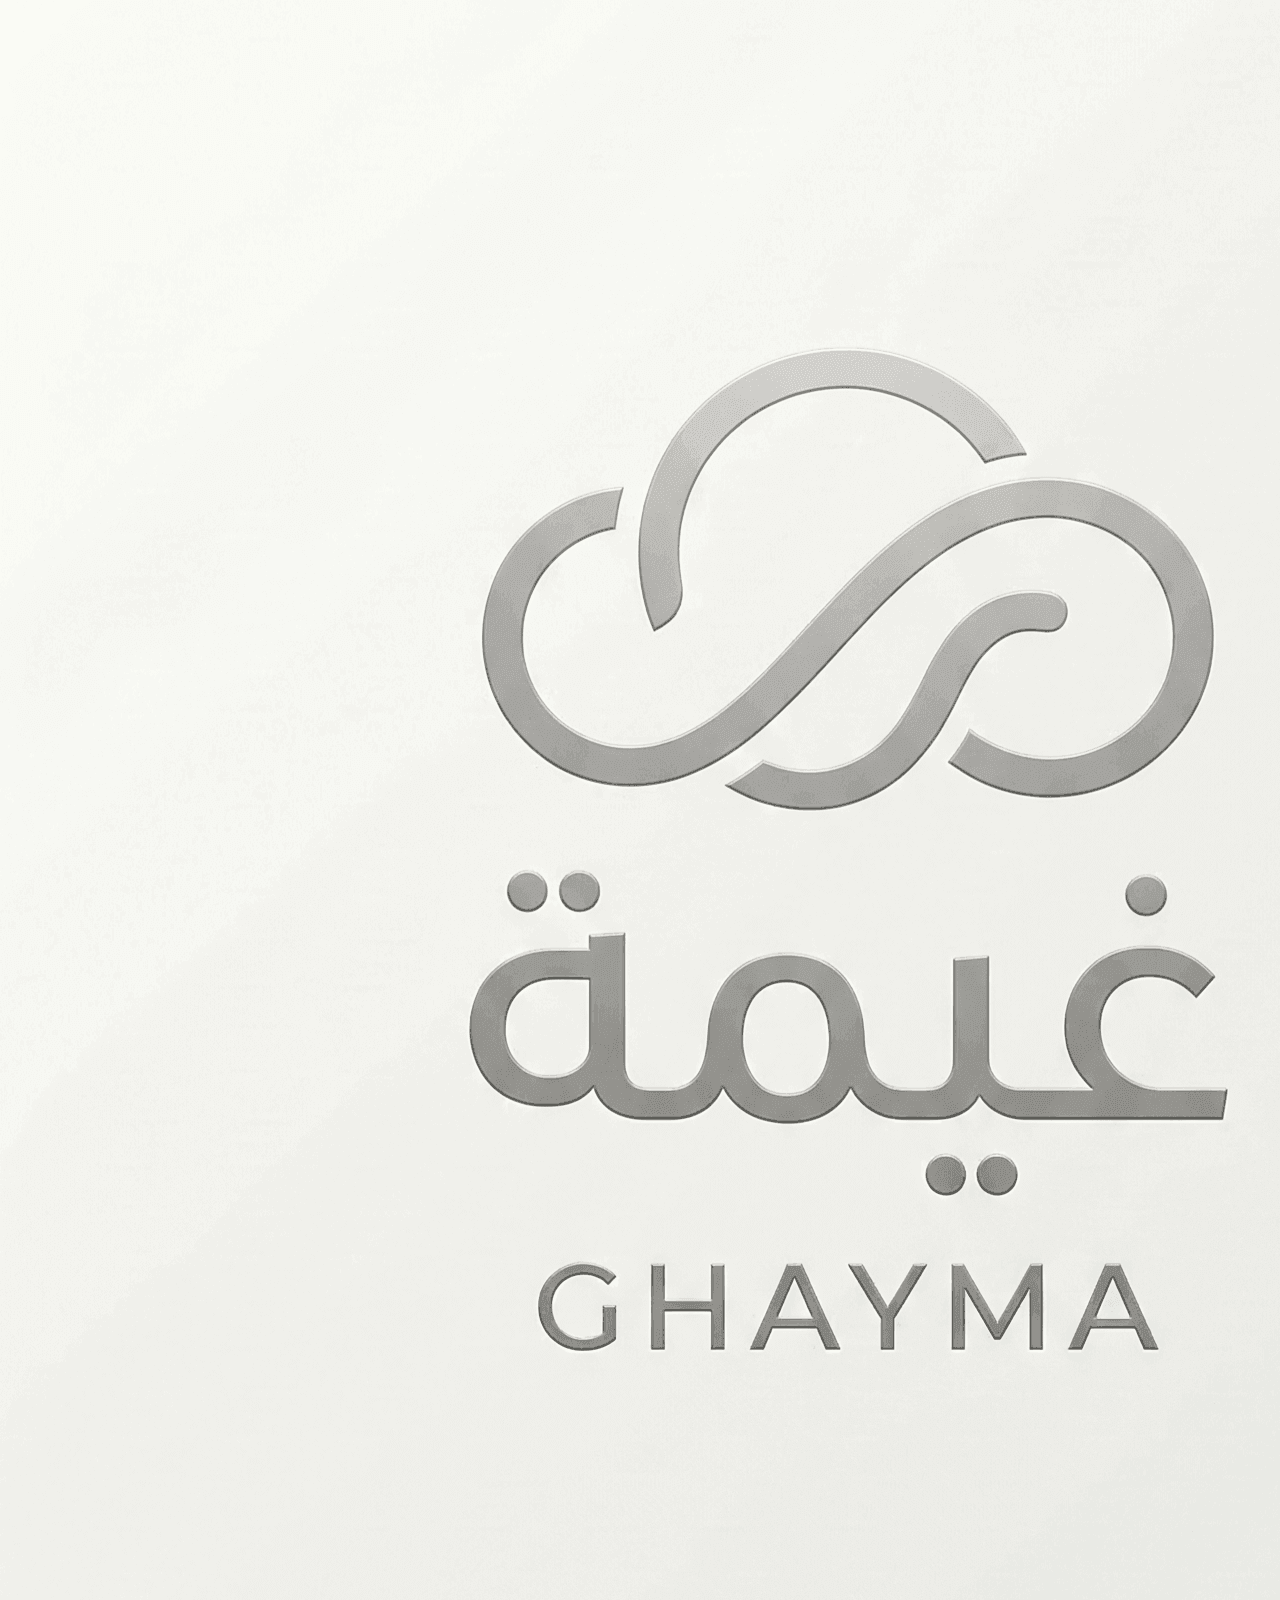
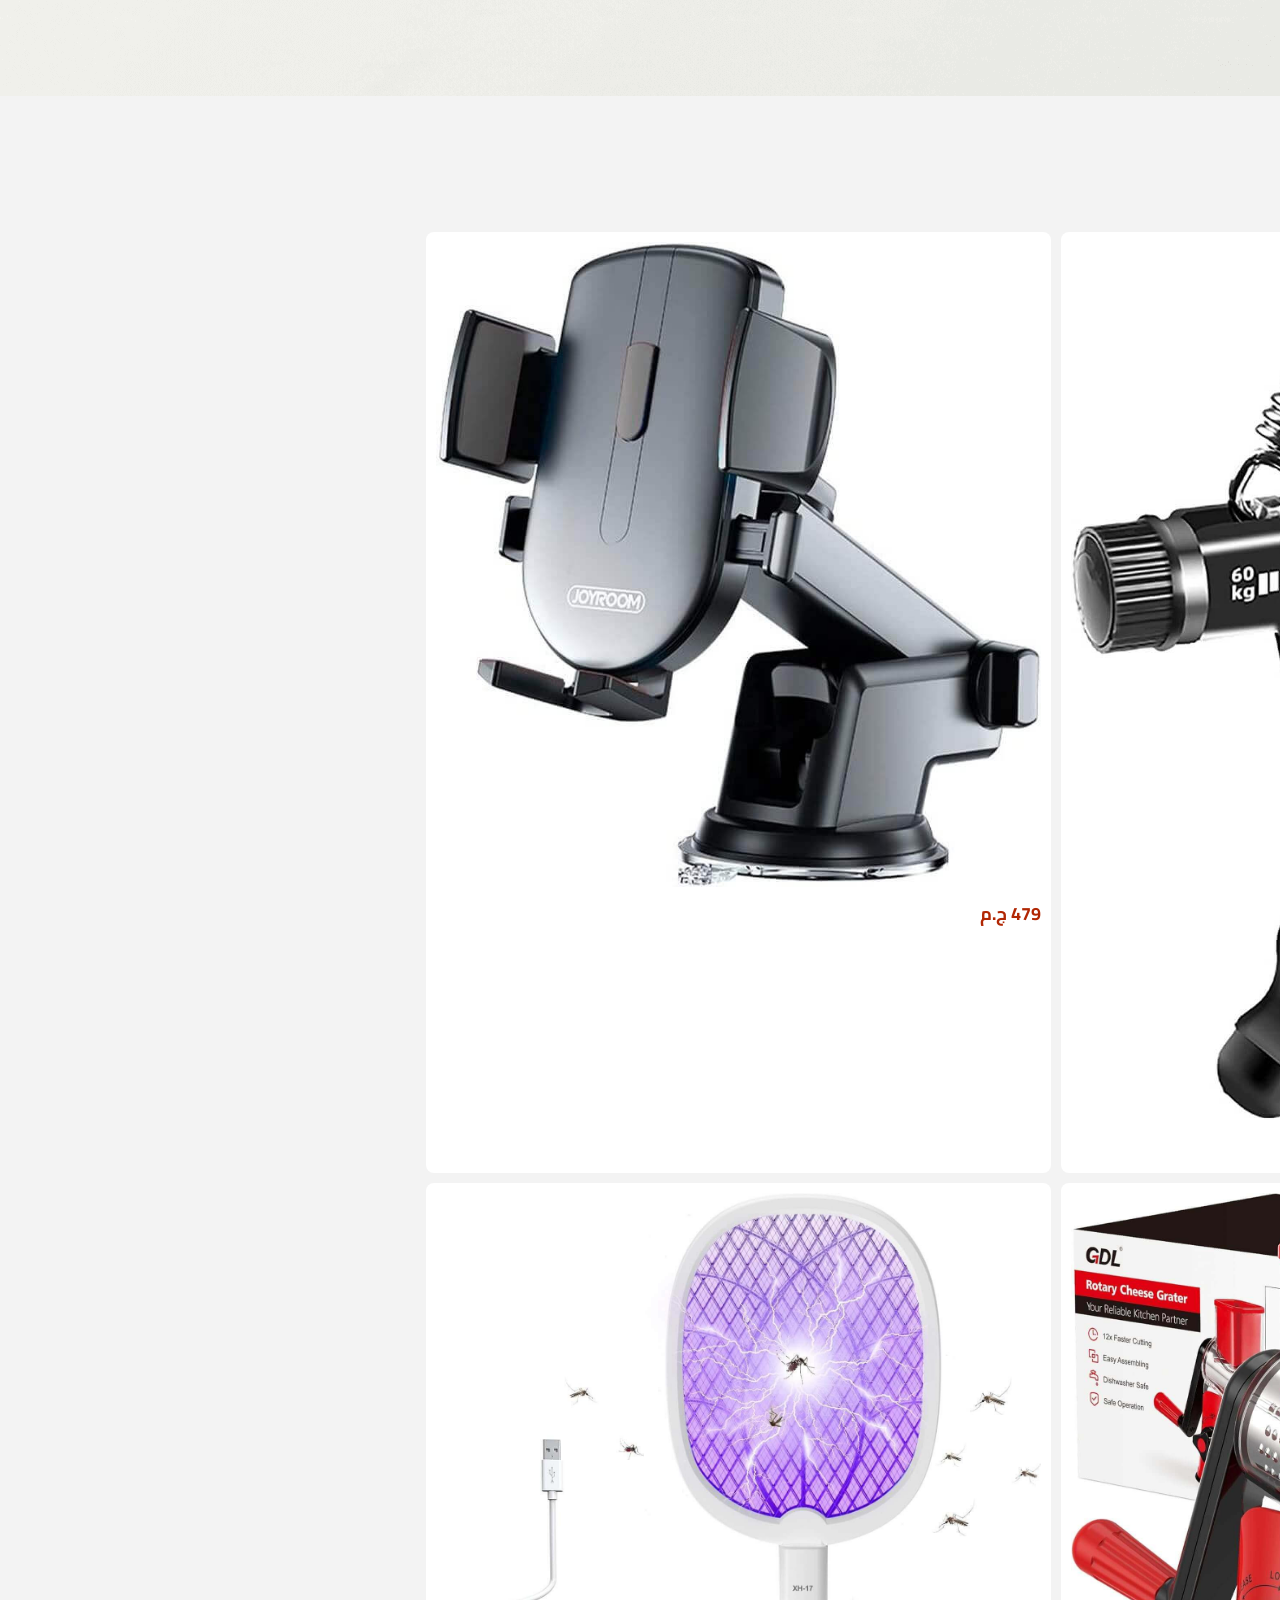
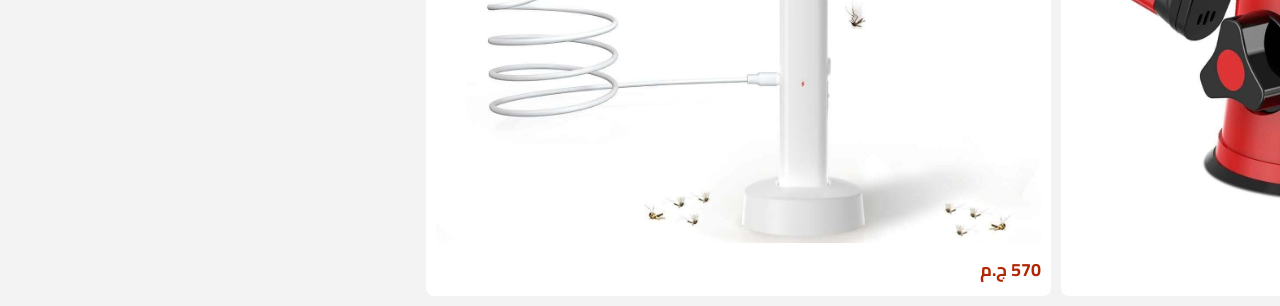
<file: index.html>
<!DOCTYPE html>
<html lang="ar" dir="rtl">
<head>
    <meta charset="UTF-8">
    <meta name="viewport" content="width=device-width, initial-scale=1.0">
    <title>غيمة | تسوق بذكاء</title>
    <link rel="stylesheet" href="style.css">
</head>
<body>

    <header clas="header">
        <img src="logo.png" alt="شعار غيمة">
        <span class="brand-name">غيمة</span>
    </header>

    <main>
        <h3 style="padding: 0 15px;">وصل حديثاً</h3>
        
        <div class="product-grid">
            
            <a href="product.html" class="product-card">
                <img src="product-1.jpg" alt="المنتج الأول">
                <span class="price">410 ج.م</span>
            </a>

            <a href="product-1.html" class="product-card">
                <img src="product-2.jpg" alt="المنتج الثاني">
                <span class="price">479 ج.م</span>
            </a>

            <a href="product.html" class="product-card">
                <img src="product-3.jpg" alt="المنتج الثالث">
                <span class="price">560 ج.م</span>
            </a>

            <a href="product.html" class="product-card">
                <img src="product-4.jpg" alt="المنتج الرابع">
                <span class="price">570 ج.م</span>
            </a>

        </div>
    </main>

</body>
</html>
</file>
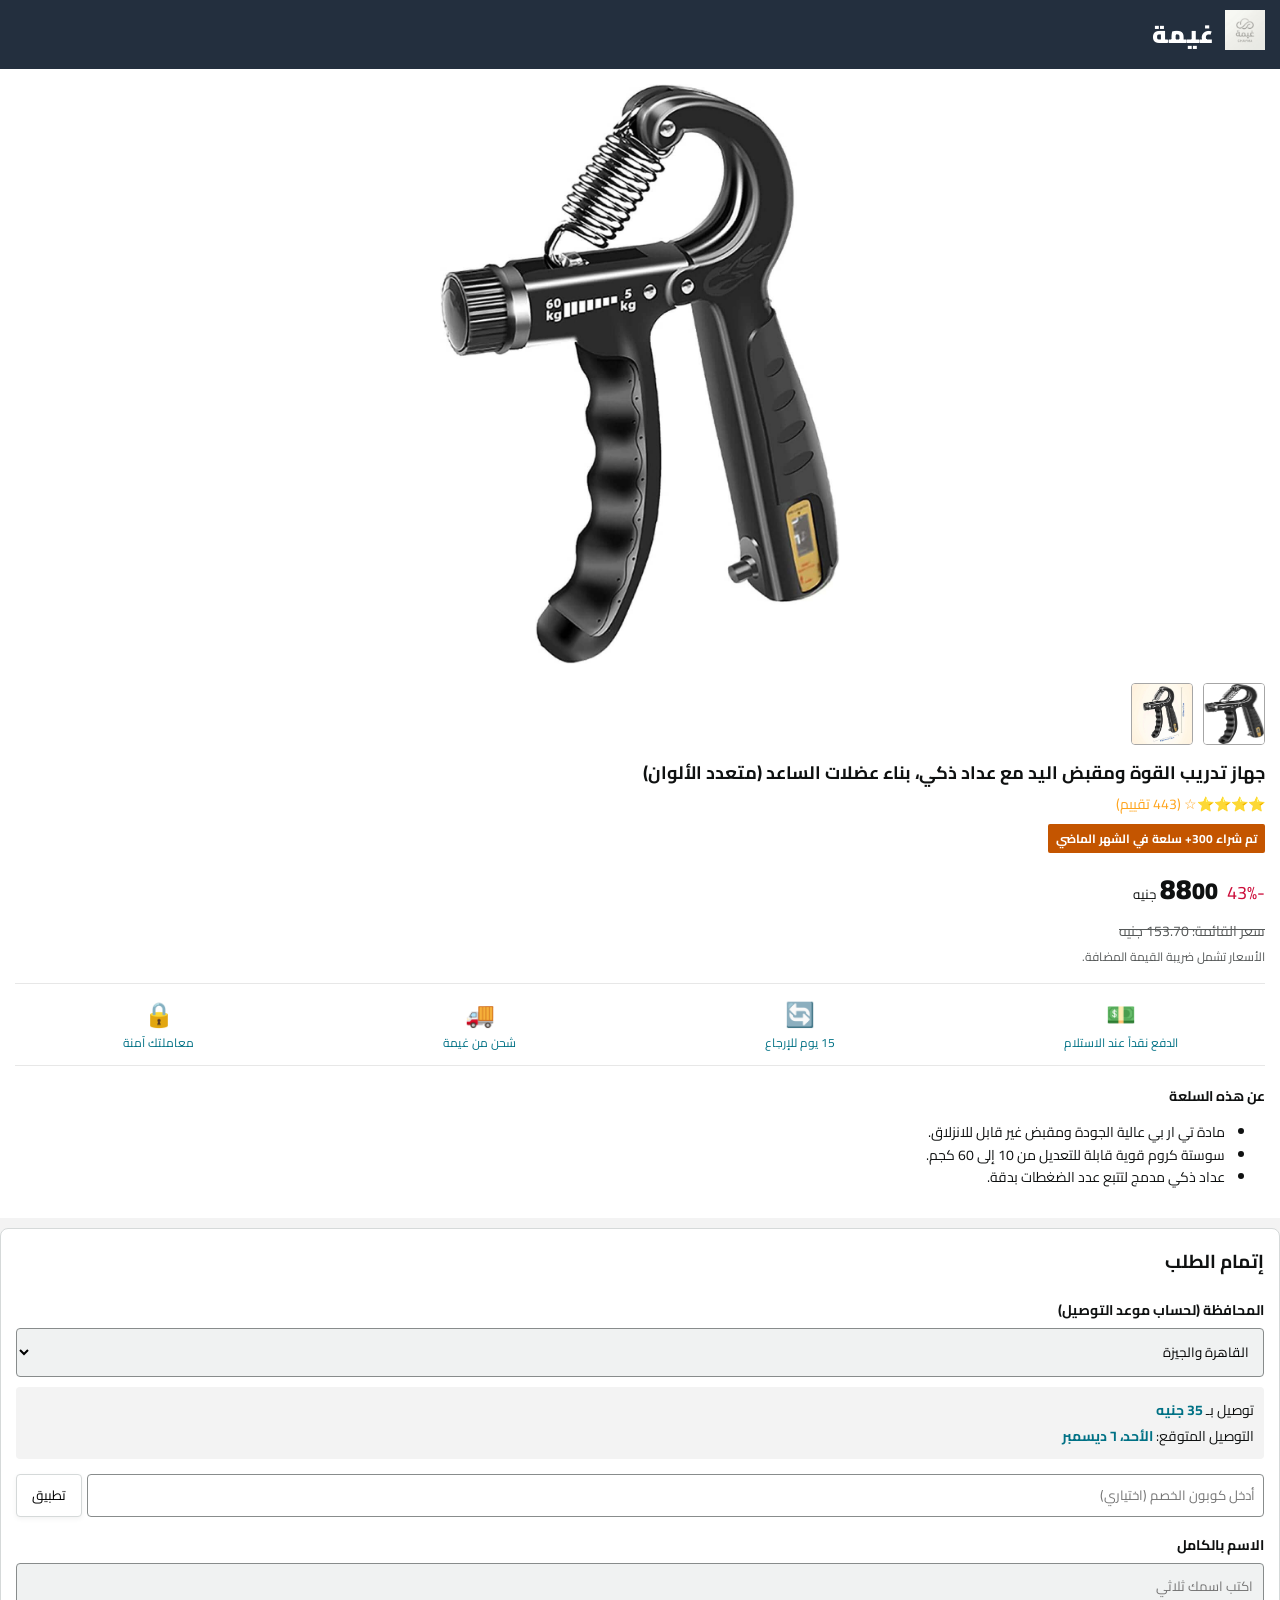
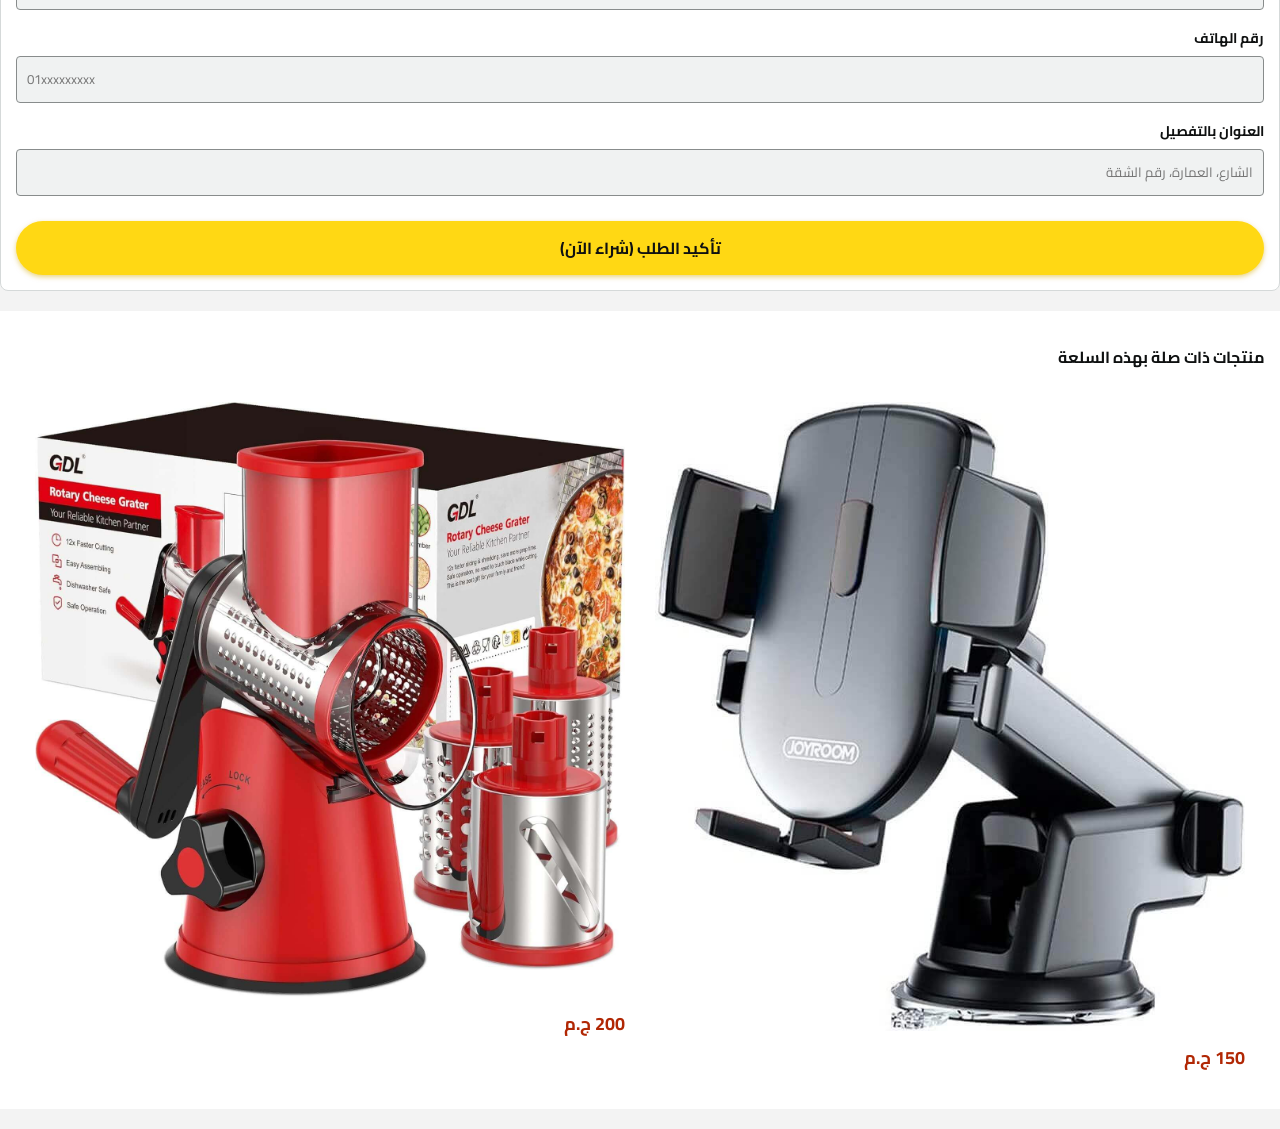
<file: product.html>
<!DOCTYPE html>
<html lang="ar" dir="rtl">
<head>
    <meta charset="UTF-8">
    <meta name="viewport" content="width=device-width, initial-scale=1.0">
    <title>غيمة | تفاصيل المنتج</title>
    <link rel="stylesheet" href="style.css">
</head>
<body>
    <header class="header">
        <a href="index.html"><img src="logo.png" alt="شعار غيمة"></a>
        <span class="brand-name">غيمة</span>
    </header>

    <div class="product-container">
        <div class="main-image-box">
            <img id="mainImg" src="product-1.jpg" class="main-img" alt="المنتج الأساسي">
        </div>
        <div class="thumbnails">
            <img src="product-1.jpg" onclick="changeImg(this.src)">
            <img src="product-1-1.jpg" onclick="changeImg(this.src)">
        </div>

        <h1 class="product-title">جهاز تدريب القوة ومقبض اليد مع عداد ذكي، بناء عضلات الساعد (متعدد الألوان)</h1>
        
        <div class="rating">⭐⭐⭐⭐☆ (443 تقييم)</div>
        <div class="sales-badge">تم شراء 300+ سلعة في الشهر الماضي</div>

        <div class="price-block">
            <span class="discount-badge">-43%</span>
            <span class="price-now">88<small>00</small></span> <small>جنيه</small><br>
            <span class="price-old">سعر القائمة: 153.70 جنيه</span>
            <div class="vat-info">الأسعار تشمل ضريبة القيمة المضافة.</div>
        </div>

        <div class="features-icons">
            <div><span>💵</span> الدفع نقداً عند الاستلام</div>
            <div><span>🔄</span> 15 يوم للإرجاع</div>
            <div><span>🚚</span> شحن من غيمة</div>
            <div><span>🔒</span> معاملتك آمنة</div>
        </div>

        <div class="about-item">
            <h4>عن هذه السلعة</h4>
            <ul>
                <li>مادة تي ار بي عالية الجودة ومقبض غير قابل للانزلاق.</li>
                <li>سوستة كروم قوية قابلة للتعديل من 10 إلى 60 كجم.</li>
                <li>عداد ذكي مدمج لتتبع عدد الضغطات بدقة.</li>
            </ul>
        </div>
    </div>

    <div class="order-box">
        <h3 style="margin-top:0;">إتمام الطلب</h3>
        
        <div class="form-group">
            <label>المحافظة (لحساب موعد التوصيل)</label>
            <select id="govSelect" class="form-control" onchange="calculateDelivery()">
                <option value="cairo">القاهرة والجيزة</option>
                <option value="alex">الإسكندرية ومطروح</option>
                <option value="delta">محافظات الدلتا</option>
                <option value="upper">محافظات الصعيد</option>
            </select>
            
            <div class="delivery-info">
                توصيل بـ <strong id="shipFee">30 جنيه</strong><br>
                التوصيل المتوقع: <strong id="shipDate">غداً</strong>
            </div>
        </div>

        <div class="coupon-box">
            <input type="text" id="couponInput" placeholder="أدخل كوبون الخصم (اختياري)">
            <button class="coupon-btn" onclick="applyCoupon()">تطبيق</button>
        </div>
        
        <div class="form-group">
            <label>الاسم بالكامل</label>
            <input type="text" id="customerName" class="form-control" placeholder="اكتب اسمك ثلاثي">
        </div>
        <div class="form-group">
            <label>رقم الهاتف</label>
            <input type="tel" id="customerPhone" class="form-control" placeholder="01xxxxxxxxx">
        </div>
        <div class="form-group">
            <label>العنوان بالتفصيل</label>
            <input type="text" id="customerAddress" class="form-control" placeholder="الشارع، العمارة، رقم الشقة">
        </div>
        
        <button id="submitBtn" class="btn-amazon" onclick="sendOrder()">تأكيد الطلب (شراء الآن)</button>  
    </div>

    <div class="related-section">
        <h3>منتجات ذات صلة بهذه السلعة</h3>
        <div class="product-grid">
            <a href="#" class="product-card">
                <img src="product-2.jpg" alt="">
                <span class="price">150 ج.م</span>
            </a>
            <a href="#" class="product-card">
                <img src="product-3.jpg" alt="">
                <span class="price">200 ج.م</span>
            </a>
        </div>
    </div>

    <script>
        // دالة تبديل الصور
        function changeImg(src) {
            document.getElementById('mainImg').src = src;
        }

        // دالة حساب موعد وتكلفة التوصيل التلقائي
        function calculateDelivery() {
            const gov = document.getElementById('govSelect').value;
            let days = 1;
            let fee = 30;

            if (gov === 'cairo') { days = 1; fee = 35; }
            else if (gov === 'alex') { days = 2; fee = 45; }
            else if (gov === 'delta') { days = 3; fee = 50; }
            else if (gov === 'upper') { days = 4; fee = 65; }

            const d = new Date();
            d.setDate(d.getDate() + days);
            const options = { weekday: 'long', month: 'long', day: 'numeric' };
            const dateStr = d.toLocaleDateString('ar-EG', options);

            document.getElementById('shipFee').innerText = fee + ' جنيه';
            document.getElementById('shipDate').innerText = dateStr;
        }

        // دالة تطبيق الكوبون
        function applyCoupon() {
            const code = document.getElementById('couponInput').value;
            if (code.toUpperCase() === 'GHAYMA5') {
                alert('مبروك! تم تطبيق خصم 5% بنجاح.');
            } else {
                alert('الكوبون غير صحيح أو منتهي الصلاحية.');
            }
        }

        // تشغيل حساب التوصيل فور فتح الصفحة
        window.onload = calculateDelivery;

        // دالة إرسال الطلب إلى تليجرام
        async function sendOrder() {
            const name = document.getElementById('customerName').value;
            const phone = document.getElementById('customerPhone').value;
            const address = document.getElementById('customerAddress').value;
            
            const govSelect = document.getElementById('govSelect');
            const govName = govSelect.options[govSelect.selectedIndex].text;
            const shipFee = document.getElementById('shipFee').innerText;
            
            const productName = "جهاز تدريب القوة ومقبض اليد";
            const finalPrice = "88 جنيه";

            if(!name || !phone || !address) {
                alert("عذراً! يرجى إكمال الاسم ورقم الهاتف والعنوان لتأكيد الشحن.");
                return; 
            }

            const btn = document.getElementById('submitBtn');
            btn.innerText = "جاري إرسال الطلب... ⏳";
            btn.disabled = true;
            btn.style.backgroundColor = "#e7e7e7";

            const message = `
📦 *طلب جديد من متجر غيمة!*
🛒 *المنتج:* ${productName}
💰 *السعر:* ${finalPrice}
🚚 *المحافظة:* ${govName} (شحن: ${shipFee})
-------------------------
👤 *الاسم:* ${name}
📞 *الهاتف:* ${phone}
📍 *العنوان:* ${address}
            `;

            // ==========================================
            // حط التوكن والـ ID بتوعك هنا
            // ==========================================
            const token = "8628571545:AAE-aYI0nTra7T_k1WfcKNOm-bfS0CBZEmQ";
            const chatId = "6472884024";
            
            const url = `https://api.telegram.org/bot${token}/sendMessage`;

            try {
                const response = await fetch(url, {
                    method: 'POST',
                    headers: { 'Content-Type': 'application/json' },
                    body: JSON.stringify({
                        chat_id: chatId,
                        text: message,
                        parse_mode: 'Markdown'
                    })
                });

                if(response.ok) {
                    alert("🎉 تم استلام طلبك بنجاح! سنتواصل معك قريباً لتأكيد الشحن.");
                    document.getElementById('customerName').value = "";
                    document.getElementById('customerPhone').value = "";
                    document.getElementById('customerAddress').value = "";
                } else {
                    alert("حدث خطأ في الإرسال، يرجى المحاولة مرة أخرى.");
                }
            } catch (error) {
                alert("تأكد من اتصالك بالإنترنت وحاول مجدداً.");
            } finally {
                btn.innerText = "تأكيد الطلب (شراء الآن)";
                btn.disabled = false;
                btn.style.backgroundColor = "#ffd814";
            }
        }
    </script>
</body>
</html>
</file>
<file: style.css>
/* استدعاء خط عربي أنيق واحترافي من جوجل */
@import url('https://fonts.googleapis.com/css2?family=Cairo:wght@400;700;900&display=swap');

/* الإعدادات الأساسية للموقع */
body {
    font-family: 'Cairo', sans-serif;
    direction: rtl; /* لجعل الموقع من اليمين لليسار */
    text-align: right;
    margin: 0;
    padding: 0;
    background-color: #f3f3f3; /* لون خلفية رمادي فاتح مثل أمازون */
    color: #0f1111;
}

/* تنسيق الشريط العلوي (الهيدر) */
.header {
    background-color: #232f3e; /* لون أمازون الكحلي الداكن */
    padding: 10px 15px;
    display: flex;
    align-items: center;
    box-shadow: 0 2px 4px rgba(0,0,0,0.1);
}

.header img {
    max-height: 40px;
    margin-left: 10px;
}

.brand-name {
    color: #ffffff;
    font-size: 24px;
    font-weight: 900;
    letter-spacing: 1px;
}

/* تنسيق زر الشراء الأساسي */
.btn-amazon {
    background-color: #ffd814;
    border: none;
    border-radius: 100px;
    padding: 12px 20px;
    width: 100%;
    font-family: 'Cairo', sans-serif;
    font-size: 16px;
    font-weight: 700;
    color: #0f1111;
    cursor: pointer;
    box-shadow: 0 2px 5px rgba(213, 170, 0, 0.5);
    margin-top: 10px;
}

/* حاوية المنتجات في الرئيسية */
.product-grid {
    display: grid;
    grid-template-columns: 1fr 1fr; /* عرض منتجين بجوار بعض في الموبايل */
    gap: 10px;
    padding: 10px;
}

/* شكل بطاقة المنتج في الرئيسية */
.product-card {
    background: #fff;
    padding: 10px;
    border-radius: 8px;
    text-decoration: none;
    color: inherit;
    display: flex;
    flex-direction: column;
}

.product-card img {
    width: 100%;
    border-radius: 4px;
    margin-bottom: 10px;
}

.price {
    font-size: 18px;
    font-weight: 700;
    color: #B12704; /* لون السعر الأحمر المميز */
}
/* =========================================
   تنسيقات صفحة المنتج (تصميم أمازون)
========================================= */
.product-container { background: #fff; padding: 15px; margin-bottom: 10px; }
.main-image-box { text-align: center; margin-bottom: 10px; }
.main-img { width: 100%; max-width: 400px; border-radius: 8px; }
.thumbnails { display: flex; gap: 10px; overflow-x: auto; padding-bottom: 5px; }
.thumbnails img { width: 60px; height: 60px; border: 1px solid #a6a6a6; border-radius: 4px; cursor: pointer; }
.thumbnails img:hover { border-color: #e77600; box-shadow: 0 0 3px #e77600; }

.product-title { font-size: 18px; font-weight: 700; color: #0f1111; margin: 10px 0 5px; line-height: 1.4; }
.rating { color: #FFA41C; font-size: 14px; margin-bottom: 5px; }
.sales-badge { display: inline-block; background: #C45500; color: #fff; font-size: 12px; padding: 3px 8px; border-radius: 2px; margin-bottom: 10px; font-weight: bold;}

.price-block { margin-bottom: 15px; }
.discount-badge { color: #CC0C39; font-size: 18px; margin-left: 5px; }
.price-now { font-size: 28px; font-weight: 900; color: #0f1111; }
.price-old { text-decoration: line-through; color: #565959; font-size: 14px; }
.vat-info { font-size: 12px; color: #565959; }

.features-icons { display: flex; justify-content: space-between; text-align: center; font-size: 12px; color: #007185; margin: 15px 0; border-top: 1px solid #e7e7e7; border-bottom: 1px solid #e7e7e7; padding: 15px 0; }
.features-icons div { width: 23%; line-height: 1.3;}
.features-icons span { font-size: 24px; display: block; margin-bottom: 5px; }

.about-item { font-size: 14px; line-height: 1.6; color: #0f1111; }
.about-item h4 { margin-bottom: 5px; }

/* صندوق الطلب والشحن */
.order-box { border: 1px solid #D5D9D9; border-radius: 8px; padding: 15px; background: #fff; margin-bottom: 20px;}
.form-group { margin-bottom: 15px; }
.form-group label { display: block; margin-bottom: 5px; font-weight: 700; font-size: 14px;}
.form-control { width: 100%; padding: 10px; border: 1px solid #888C8C; border-radius: 4px; font-family: 'Cairo'; box-sizing: border-box; background: #F0F2F2;}
.delivery-info { font-size: 14px; margin-top: 10px; padding: 10px; background: #F3F3F3; border-radius: 4px; }
.delivery-info strong { color: #007185; }

.coupon-box { display: flex; gap: 5px; margin-bottom: 15px;}
.coupon-box input { flex: 1; padding: 8px; border: 1px solid #888C8C; border-radius: 4px; font-family: 'Cairo'; }
.coupon-btn { background: #fff; border: 1px solid #D5D9D9; padding: 0 15px; border-radius: 4px; font-family: 'Cairo'; cursor: pointer; box-shadow: 0 2px 5px rgba(0,0,0,0.05); }

/* قسم المنتجات ذات الصلة */
.related-section { background: #fff; padding: 15px; margin-bottom: 20px;}
.related-section h3 { font-size: 16px; margin-bottom: 10px; }
</file>
